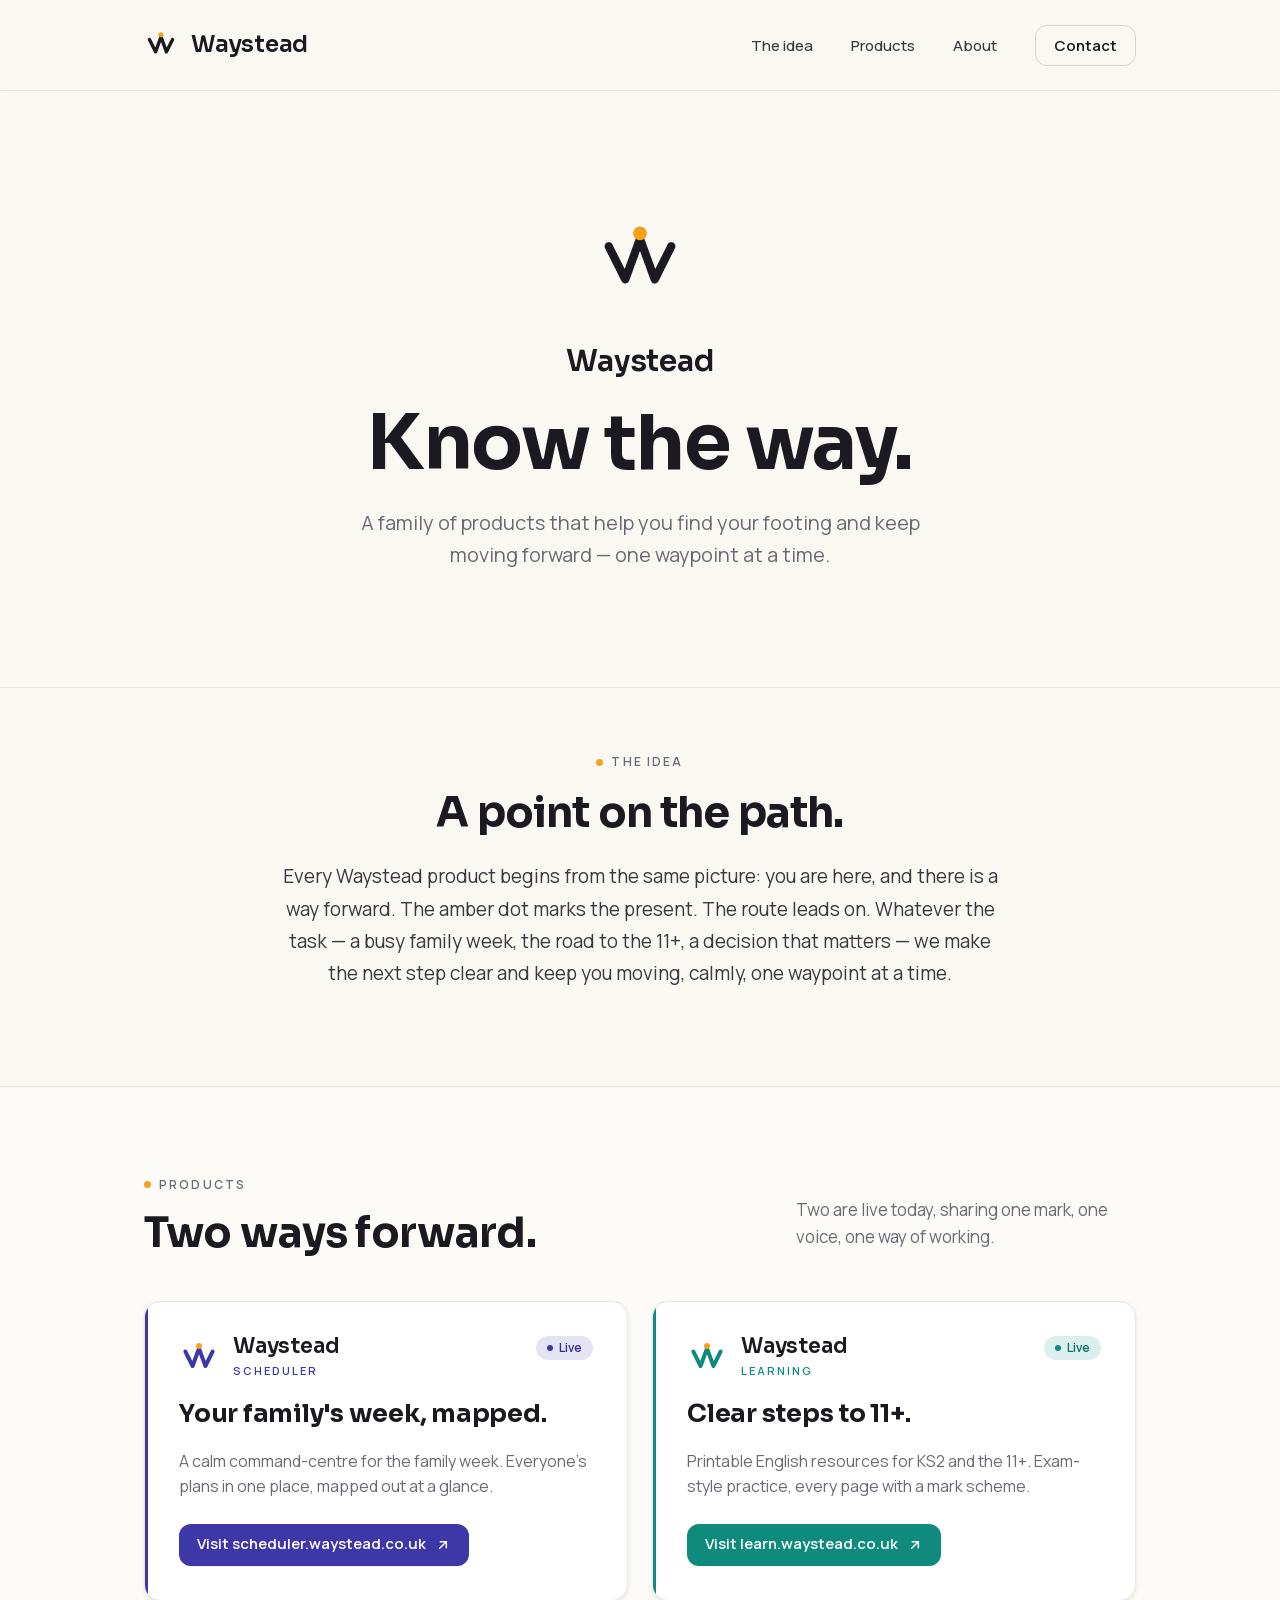
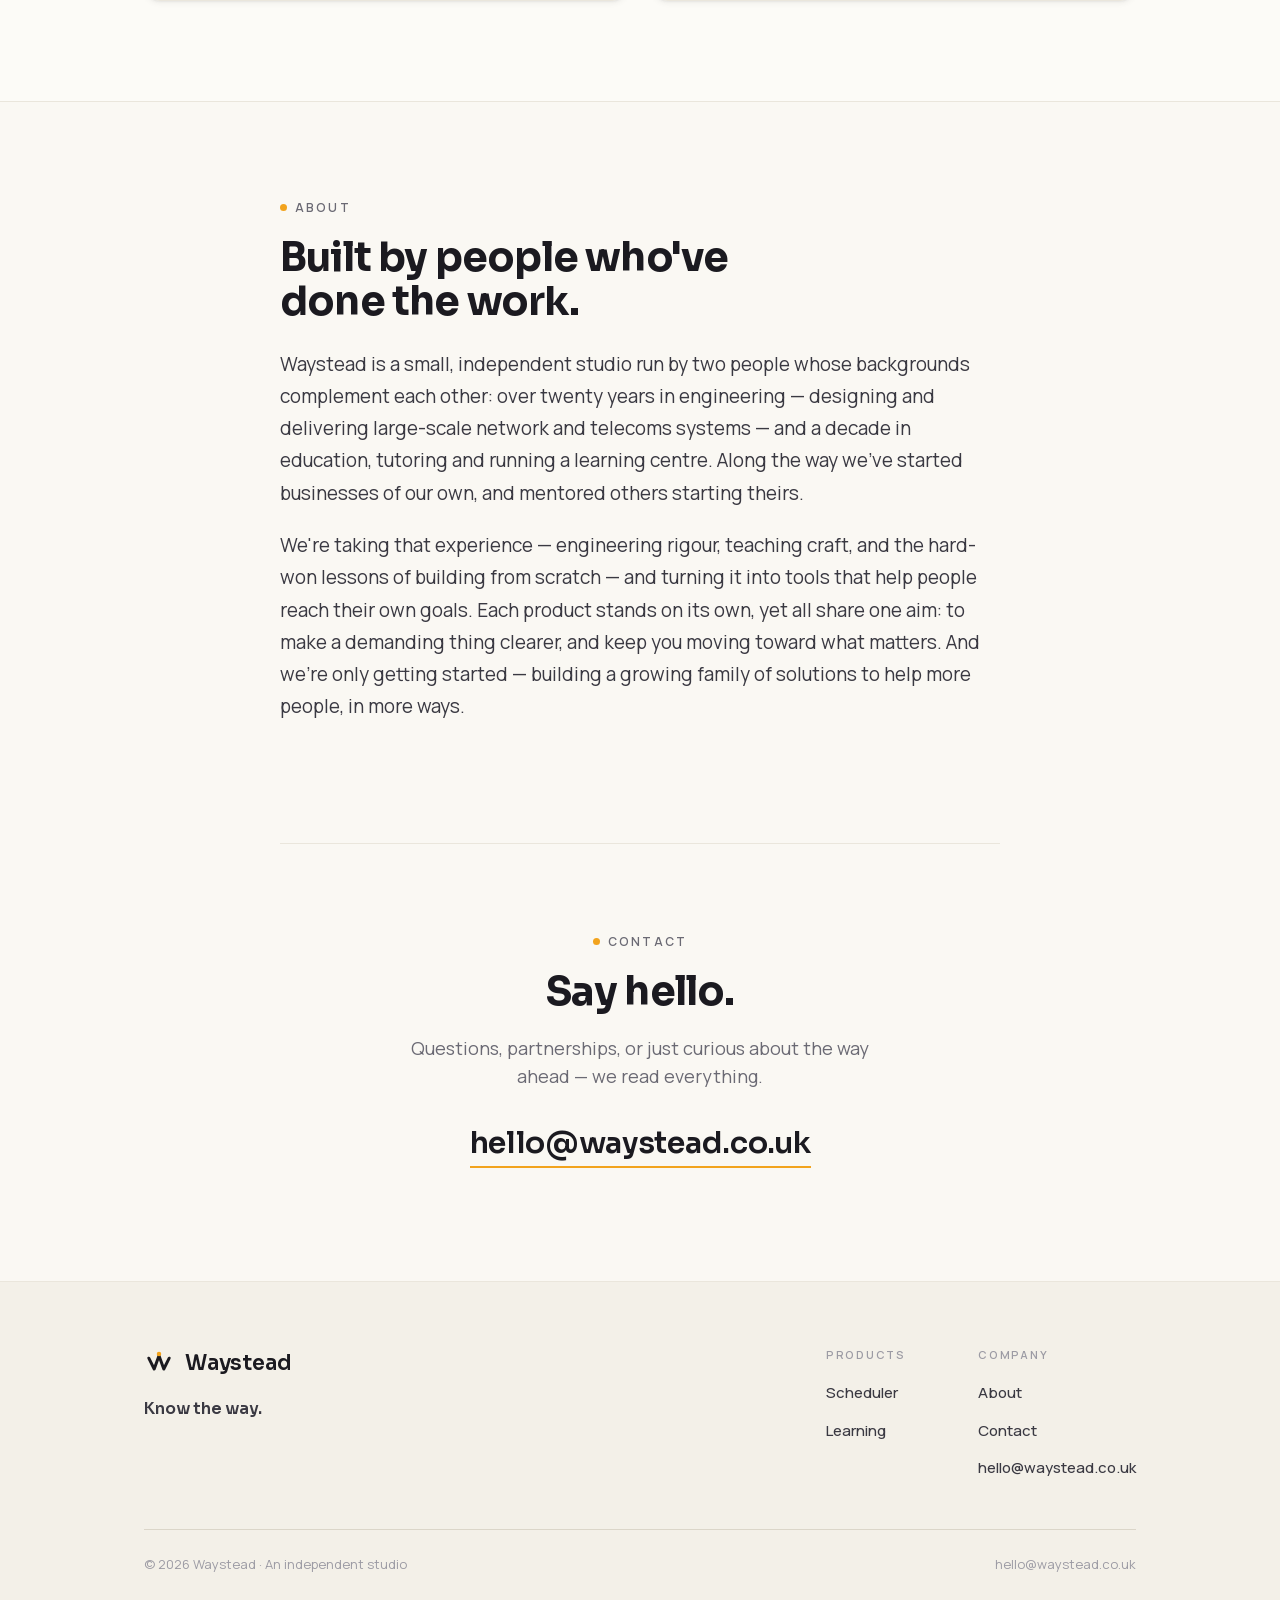
<file: index.html>
<!DOCTYPE html>
<html lang="en-GB" class="no-js">
<head>
  <meta charset="UTF-8" />
  <meta name="viewport" content="width=device-width, initial-scale=1" />

  <title>Waystead — Know the way.</title>
  <meta name="description" content="A family of products that help you find your footing and keep moving forward — one waypoint at a time." />
  <link rel="canonical" href="https://waystead.co.uk/" />
  <meta name="theme-color" content="#FAF8F3" />

  <!-- Icons -->
  <link rel="icon" href="/assets/icons/favicon.svg" type="image/svg+xml" />
  <link rel="icon" href="/assets/icons/favicon.ico" sizes="32x32" />
  <link rel="icon" href="/assets/icons/favicon-32.png" type="image/png" sizes="32x32" />
  <link rel="apple-touch-icon" href="/assets/icons/apple-touch-icon.png" />

  <!-- Open Graph / social -->
  <meta property="og:type" content="website" />
  <meta property="og:site_name" content="Waystead" />
  <meta property="og:title" content="Waystead — Know the way." />
  <meta property="og:description" content="A family of products that help you find your footing and keep moving forward — one waypoint at a time." />
  <meta property="og:url" content="https://waystead.co.uk/" />
  <meta property="og:locale" content="en_GB" />
  <meta property="og:image" content="https://waystead.co.uk/assets/icons/og-image.png" />
  <meta property="og:image:width" content="1200" />
  <meta property="og:image:height" content="630" />
  <meta property="og:image:alt" content="The Waystead waymark — a W of two upward chevrons with an amber dot at the summit." />

  <!-- Twitter -->
  <meta name="twitter:card" content="summary_large_image" />
  <meta name="twitter:title" content="Waystead — Know the way." />
  <meta name="twitter:description" content="A family of products that help you find your footing and keep moving forward — one waypoint at a time." />
  <meta name="twitter:image" content="https://waystead.co.uk/assets/icons/og-image.png" />
  <meta name="twitter:image:alt" content="The Waystead waymark — a W of two upward chevrons with an amber dot at the summit." />

  <!-- Performance: preload self-hosted fonts -->
  <link rel="preload" href="/assets/fonts/sora-latin-var.woff2" as="font" type="font/woff2" crossorigin />
  <link rel="preload" href="/assets/fonts/manrope-latin-var.woff2" as="font" type="font/woff2" crossorigin />

  <link rel="stylesheet" href="/css/styles.css" />

  <!-- Organization structured data -->
  <script type="application/ld+json">
  {
    "@context": "https://schema.org",
    "@type": "Organization",
    "name": "Waystead",
    "url": "https://waystead.co.uk/",
    "logo": "https://waystead.co.uk/assets/icons/og-image.png",
    "slogan": "Know the way.",
    "contactPoint": {
      "@type": "ContactPoint",
      "email": "hello@waystead.co.uk",
      "contactType": "customer support"
    }
  }
  </script>
</head>
<body>
  <a class="skip-link" href="#main">Skip to content</a>

  <!-- ===================================================================
       Header — neutral chrome (ink on paper).
       =================================================================== -->
  <header class="site-header">
    <div class="wrap site-header__inner">
      <a class="brand" href="/" aria-label="Waystead — home">
        <svg class="brand__mark" viewBox="0 0 100 100" width="34" height="34" fill="none" aria-hidden="true" focusable="false">
          <path d="M16 34 L34 70 L50 26 L66 70 L84 34" stroke="#1B1A20" stroke-width="10" stroke-linecap="round" stroke-linejoin="round"></path>
          <circle cx="50" cy="20" r="7.5" fill="#F2A31D"></circle>
        </svg>
        <span class="wordmark">Waystead</span>
      </a>

      <button class="nav-toggle" type="button" aria-expanded="false" aria-controls="primary-nav" aria-label="Open menu">
        <svg width="22" height="22" viewBox="0 0 24 24" fill="none" stroke="currentColor" stroke-width="2" stroke-linecap="round" aria-hidden="true">
          <path d="M3 6h18"></path>
          <path d="M3 12h18"></path>
          <path d="M3 18h18"></path>
        </svg>
      </button>

      <nav class="nav" id="primary-nav" aria-label="Primary">
        <ul class="nav__list">
          <li><a class="nav__link" href="#idea">The idea</a></li>
          <li><a class="nav__link" href="#products">Products</a></li>
          <li><a class="nav__link" href="#about">About</a></li>
          <li><a class="nav__link nav__link--btn" href="#contact">Contact</a></li>
        </ul>
      </nav>
    </div>
  </header>

  <main id="main">
    <!-- =================================================================
         Hero — waymark, wordmark, "Know the way.", supporting line.
         ================================================================= -->
    <section class="wrap hero" aria-labelledby="hero-title">
      <svg class="hero__mark" viewBox="0 0 100 100" fill="none" role="img" aria-label="Waystead waymark">
        <path d="M16 34 L34 70 L50 26 L66 70 L84 34" stroke="#1B1A20" stroke-width="9" stroke-linecap="round" stroke-linejoin="round"></path>
        <circle cx="50" cy="20" r="7.5" fill="#F2A31D"></circle>
      </svg>
      <span class="wordmark hero__wordmark">Waystead</span>
      <h1 class="hero__title" id="hero-title">Know the way.</h1>
      <p class="hero__lede">A family of products that help you find your footing and keep moving forward — one waypoint at a time.</p>
    </section>

    <!-- =================================================================
         The idea
         ================================================================= -->
    <section class="idea" id="idea" aria-labelledby="idea-title">
      <div class="wrap">
        <div class="idea__inner">
          <p class="eyebrow eyebrow--center">
            <span class="eyebrow__dot" aria-hidden="true"></span>
            <span class="eyebrow__label">The idea</span>
          </p>
          <h2 class="idea__title" id="idea-title">A point on the path.</h2>
          <p class="idea__body">Every Waystead product begins from the same picture: you are here, and there is a way forward. The amber dot marks the present. The route leads on. Whatever the task — a busy family week, the road to the 11+, a decision that matters — we make the next step clear and keep you moving, calmly, one waypoint at a time.</p>
        </div>
      </div>
    </section>

    <!-- =================================================================
         Products
         ---------------------------------------------------------------
         SINGLE SOURCE OF TRUTH for product data (Tech Spec §5.1).
         Only `live: true` products render. To LAUNCH a product: set
         live:true + future:false, add its href/host, then uncomment its
         card below AND its footer entry. The grid column count follows
         the number of live cards automatically.

           const products = [
             { slug:'scheduler', descriptor:'Scheduler', live:true,  future:false,
               tagline:"Your family's week, mapped.",
               desc:"A calm command-centre for the family week. Everyone's plans in one place, mapped out at a glance.",
               href:'https://scheduler.waystead.co.uk', host:'scheduler.waystead.co.uk' },
             { slug:'learning',  descriptor:'Learning',  live:true,  future:false,
               tagline:'Clear steps to 11+.',
               desc:'Printable English resources for KS2 and the 11+. Exam-style practice, every page with a mark scheme.',
               href:'https://learn.waystead.co.uk', host:'learn.waystead.co.uk' },
             // --- Hidden until launch: do NOT render while live:false ---
             { slug:'tutoring',   descriptor:'Tutoring',   live:false, future:true,
               tagline:'One-to-one, one step at a time.',
               desc:'Personal tuition that meets a child where they are and builds steadily from there.',
               href:'', host:'' },
             { slug:'consulting', descriptor:'Consulting', live:false, future:true,
               tagline:'A steadier way to decide.',
               desc:'Considered guidance for teams and founders working out their way forward.',
               href:'', host:'' },
           ];

         NOTE: the Design's "Four ways forward." heading + 4-card grid and
         its greyed Tutoring/Consulting footer links are intentionally NOT
         reproduced — spec §5.1 forbids surfacing in-development products.
         Heading/intro adapted to the two live products accordingly.
         ================================================================= -->
    <section class="products" id="products" aria-labelledby="products-title">
      <div class="wrap">
      <div class="products__head">
        <div>
          <p class="eyebrow">
            <span class="eyebrow__dot" aria-hidden="true"></span>
            <span class="eyebrow__label">Products</span>
          </p>
          <h2 class="products__title" id="products-title">Two ways forward.</h2>
        </div>
        <p class="products__intro">Two are live today, sharing one mark, one voice, one way of working.</p>
      </div>

      <div class="product-grid">
        <!-- LIVE: Scheduler (indigo) -->
        <article class="card" data-product="scheduler">
          <span class="card__rail" aria-hidden="true"></span>
          <div class="card__top">
            <div class="card__brand">
              <svg class="card__mark" viewBox="0 0 100 100" fill="none" aria-hidden="true" focusable="false">
                <path d="M16 34 L34 70 L50 26 L66 70 L84 34" stroke="var(--accent)" stroke-width="10" stroke-linecap="round" stroke-linejoin="round"></path>
                <circle cx="50" cy="20" r="7.5" fill="#F2A31D"></circle>
              </svg>
              <div class="card__id">
                <span class="wordmark card__wordmark">Waystead</span>
                <span class="card__descriptor">Scheduler</span>
              </div>
            </div>
            <span class="pill pill--live"><span class="pill__dot" aria-hidden="true"></span>Live</span>
          </div>
          <h3 class="card__tagline">Your family's week, mapped.</h3>
          <p class="card__desc">A calm command-centre for the family week. Everyone's plans in one place, mapped out at a glance.</p>
          <div class="card__foot">
            <a class="card__cta" href="https://scheduler.waystead.co.uk">Visit scheduler.waystead.co.uk<svg viewBox="0 0 24 24" fill="none" stroke="currentColor" stroke-width="2.2" stroke-linecap="round" stroke-linejoin="round" aria-hidden="true"><path d="M7 17L17 7"></path><path d="M8 7h9v9"></path></svg></a>
          </div>
        </article>

        <!-- LIVE: Learning (teal) -->
        <article class="card" data-product="learning">
          <span class="card__rail" aria-hidden="true"></span>
          <div class="card__top">
            <div class="card__brand">
              <svg class="card__mark" viewBox="0 0 100 100" fill="none" aria-hidden="true" focusable="false">
                <path d="M16 34 L34 70 L50 26 L66 70 L84 34" stroke="var(--accent)" stroke-width="10" stroke-linecap="round" stroke-linejoin="round"></path>
                <circle cx="50" cy="20" r="7.5" fill="#F2A31D"></circle>
              </svg>
              <div class="card__id">
                <span class="wordmark card__wordmark">Waystead</span>
                <span class="card__descriptor">Learning</span>
              </div>
            </div>
            <span class="pill pill--live"><span class="pill__dot" aria-hidden="true"></span>Live</span>
          </div>
          <h3 class="card__tagline">Clear steps to 11+.</h3>
          <p class="card__desc">Printable English resources for KS2 and the 11+. Exam-style practice, every page with a mark scheme.</p>
          <div class="card__foot">
            <a class="card__cta" href="https://learn.waystead.co.uk">Visit learn.waystead.co.uk<svg viewBox="0 0 24 24" fill="none" stroke="currentColor" stroke-width="2.2" stroke-linecap="round" stroke-linejoin="round" aria-hidden="true"><path d="M7 17L17 7"></path><path d="M8 7h9v9"></path></svg></a>
          </div>
        </article>

        <!-- ============================================================
             HIDDEN UNTIL LAUNCH — uncomment a block (and its footer entry)
             when the product ships. The "In development" pill + clock CTA
             below are the reusable card's future state, ready to use.

        <article class="card" data-product="tutoring">
          <span class="card__rail" aria-hidden="true"></span>
          <div class="card__top">
            <div class="card__brand">
              <svg class="card__mark" viewBox="0 0 100 100" fill="none" aria-hidden="true" focusable="false">
                <path d="M16 34 L34 70 L50 26 L66 70 L84 34" stroke="var(--accent)" stroke-width="10" stroke-linecap="round" stroke-linejoin="round"></path>
                <circle cx="50" cy="20" r="7.5" fill="#F2A31D"></circle>
              </svg>
              <div class="card__id">
                <span class="wordmark card__wordmark">Waystead</span>
                <span class="card__descriptor">Tutoring</span>
              </div>
            </div>
            <span class="pill pill--soon">In development</span>
          </div>
          <h3 class="card__tagline">One-to-one, one step at a time.</h3>
          <p class="card__desc">Personal tuition that meets a child where they are and builds steadily from there.</p>
          <div class="card__foot">
            <span class="card__soon"><svg viewBox="0 0 24 24" fill="none" stroke="currentColor" stroke-width="2" stroke-linecap="round" stroke-linejoin="round" aria-hidden="true"><circle cx="12" cy="12" r="9"></circle><path d="M12 7v5l3 2"></path></svg>In development — finding its feet.</span>
          </div>
        </article>

        <article class="card" data-product="consulting">
          <span class="card__rail" aria-hidden="true"></span>
          <div class="card__top">
            <div class="card__brand">
              <svg class="card__mark" viewBox="0 0 100 100" fill="none" aria-hidden="true" focusable="false">
                <path d="M16 34 L34 70 L50 26 L66 70 L84 34" stroke="var(--accent)" stroke-width="10" stroke-linecap="round" stroke-linejoin="round"></path>
                <circle cx="50" cy="20" r="7.5" fill="#F2A31D"></circle>
              </svg>
              <div class="card__id">
                <span class="wordmark card__wordmark">Waystead</span>
                <span class="card__descriptor">Consulting</span>
              </div>
            </div>
            <span class="pill pill--soon">In development</span>
          </div>
          <h3 class="card__tagline">A steadier way to decide.</h3>
          <p class="card__desc">Considered guidance for teams and founders working out their way forward.</p>
          <div class="card__foot">
            <span class="card__soon"><svg viewBox="0 0 24 24" fill="none" stroke="currentColor" stroke-width="2" stroke-linecap="round" stroke-linejoin="round" aria-hidden="true"><circle cx="12" cy="12" r="9"></circle><path d="M12 7v5l3 2"></path></svg>In development — finding its feet.</span>
          </div>
        </article>
             ============================================================ -->
      </div>
      </div>
    </section>

    <!-- =================================================================
         About
         ================================================================= -->
    <section class="wrap about" id="about" aria-labelledby="about-title">
      <div class="about__inner">
        <p class="eyebrow">
          <span class="eyebrow__dot" aria-hidden="true"></span>
          <span class="eyebrow__label">About</span>
        </p>
        <h2 class="about__title" id="about-title">Built by people who've done the work.</h2>
        <p class="about__body">Waystead is a small, independent studio run by two people whose backgrounds complement each other: over twenty years in engineering — designing and delivering large-scale network and telecoms systems — and a decade in education, tutoring and running a learning centre. Along the way we've started businesses of our own, and mentored others starting theirs.</p>
        <p class="about__body">We're taking that experience — engineering rigour, teaching craft, and the hard-won lessons of building from scratch — and turning it into tools that help people reach their own goals. Each product stands on its own, yet all share one aim: to make a demanding thing clearer, and keep you moving toward what matters. And we're only getting started — building a growing family of solutions to help more people, in more ways.</p>
      </div>
    </section>

    <!-- =================================================================
         Contact
         ================================================================= -->
    <section class="wrap contact" id="contact" aria-labelledby="contact-title">
      <div class="contact__inner">
        <p class="eyebrow eyebrow--center">
          <span class="eyebrow__dot" aria-hidden="true"></span>
          <span class="eyebrow__label">Contact</span>
        </p>
        <h2 class="contact__title" id="contact-title">Say hello.</h2>
        <p class="contact__lede">Questions, partnerships, or just curious about the way ahead — we read everything.</p>
        <a class="contact__email" href="mailto:hello@waystead.co.uk">hello@waystead.co.uk</a>
      </div>
    </section>
  </main>

  <!-- ===================================================================
       Footer — neutral chrome (paper-deep). LIVE products only.
       =================================================================== -->
  <footer class="site-footer">
    <div class="wrap">
      <div class="site-footer__top">
        <div class="site-footer__brand">
          <div class="site-footer__brandrow">
            <svg class="brand__mark" viewBox="0 0 100 100" fill="none" aria-hidden="true" focusable="false">
              <path d="M16 34 L34 70 L50 26 L66 70 L84 34" stroke="#1B1A20" stroke-width="10" stroke-linecap="round" stroke-linejoin="round"></path>
              <circle cx="50" cy="20" r="7.5" fill="#F2A31D"></circle>
            </svg>
            <span class="wordmark">Waystead</span>
          </div>
          <p class="site-footer__tag">Know the way.</p>
        </div>

        <nav class="site-footer__cols" aria-label="Footer">
          <div class="footer-col">
            <span class="footer-col__head">Products</span>
            <!-- LIVE products only (spec §5.1). Add an entry when a product launches. -->
            <a href="https://scheduler.waystead.co.uk">Scheduler</a>
            <a href="https://learn.waystead.co.uk">Learning</a>
          </div>
          <div class="footer-col">
            <span class="footer-col__head">Company</span>
            <a href="#about">About</a>
            <a href="#contact">Contact</a>
            <a href="mailto:hello@waystead.co.uk">hello@waystead.co.uk</a>
          </div>
        </nav>
      </div>

      <div class="site-footer__bottom">
        <span>&copy; <span id="year">2026</span> Waystead · An independent studio</span>
        <span>hello@waystead.co.uk</span>
      </div>
    </div>
  </footer>

  <script src="/js/main.js" defer></script>
</body>
</html>
</file>
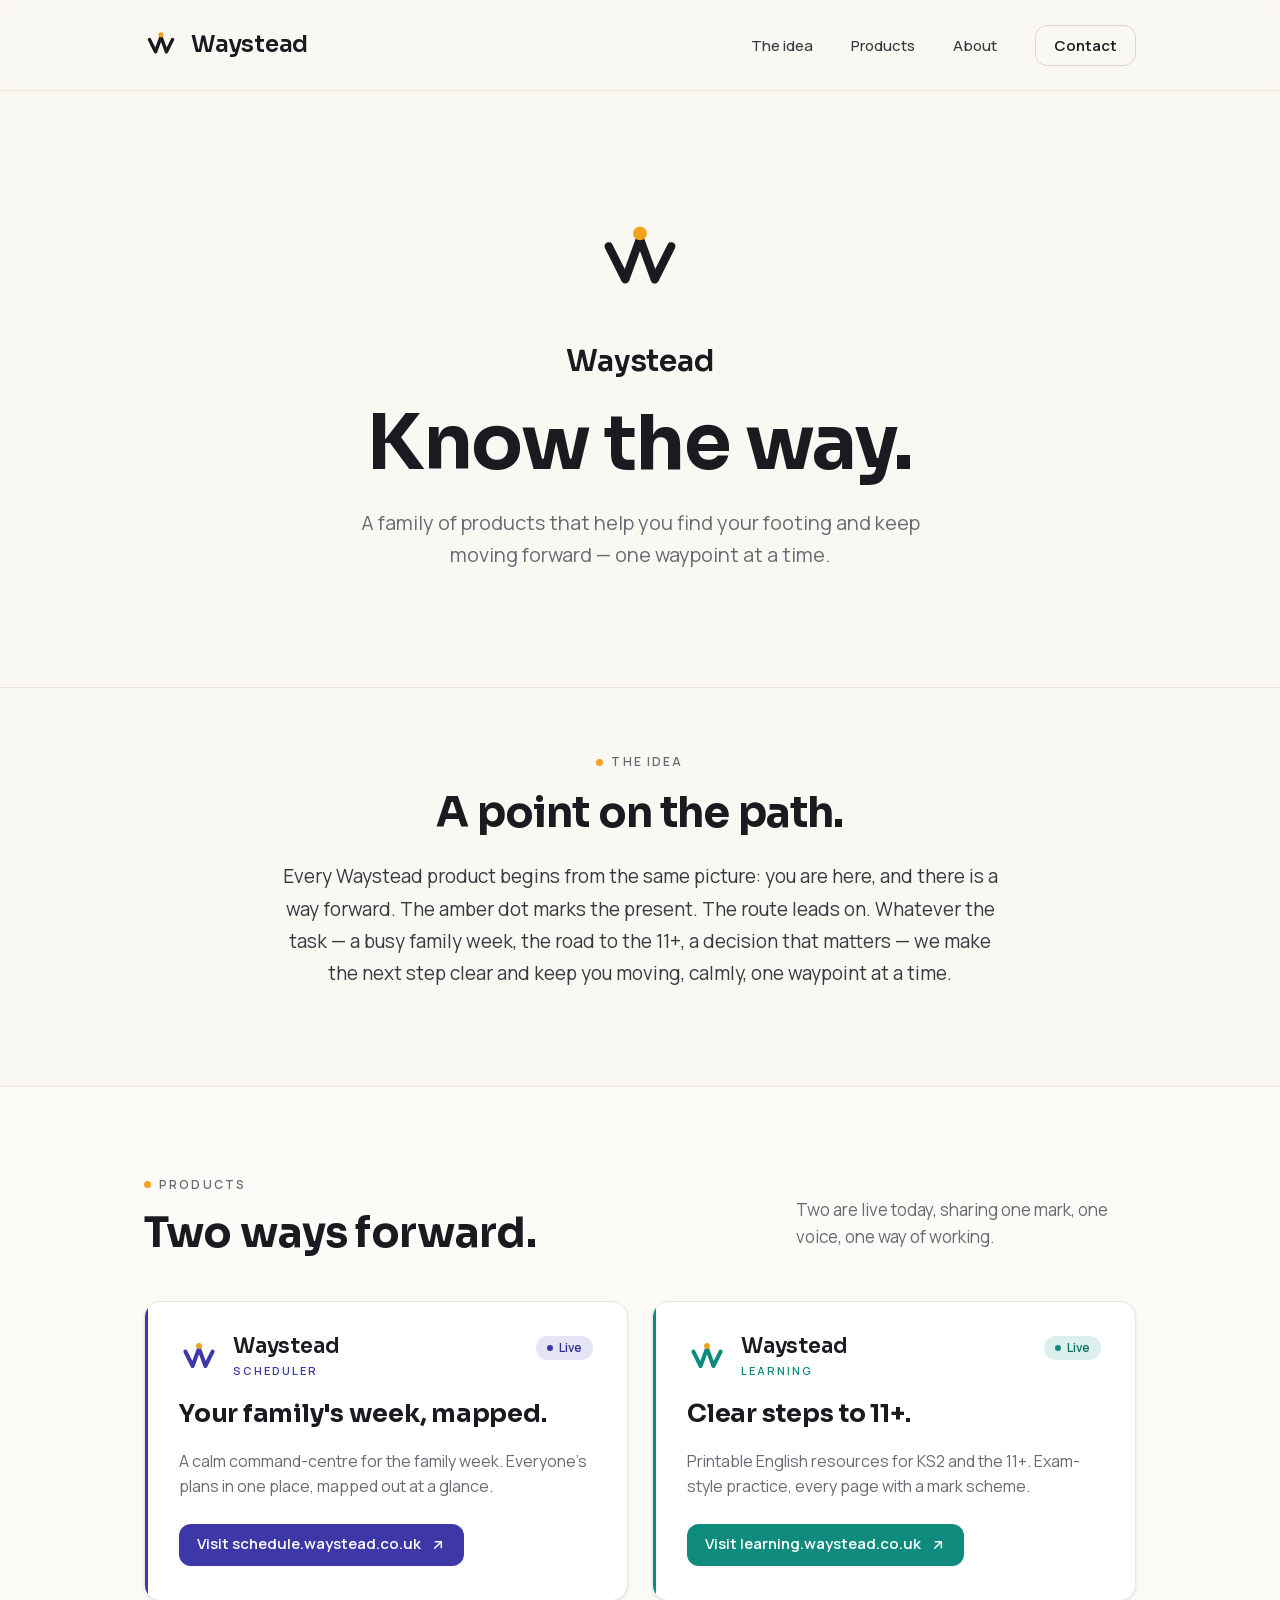
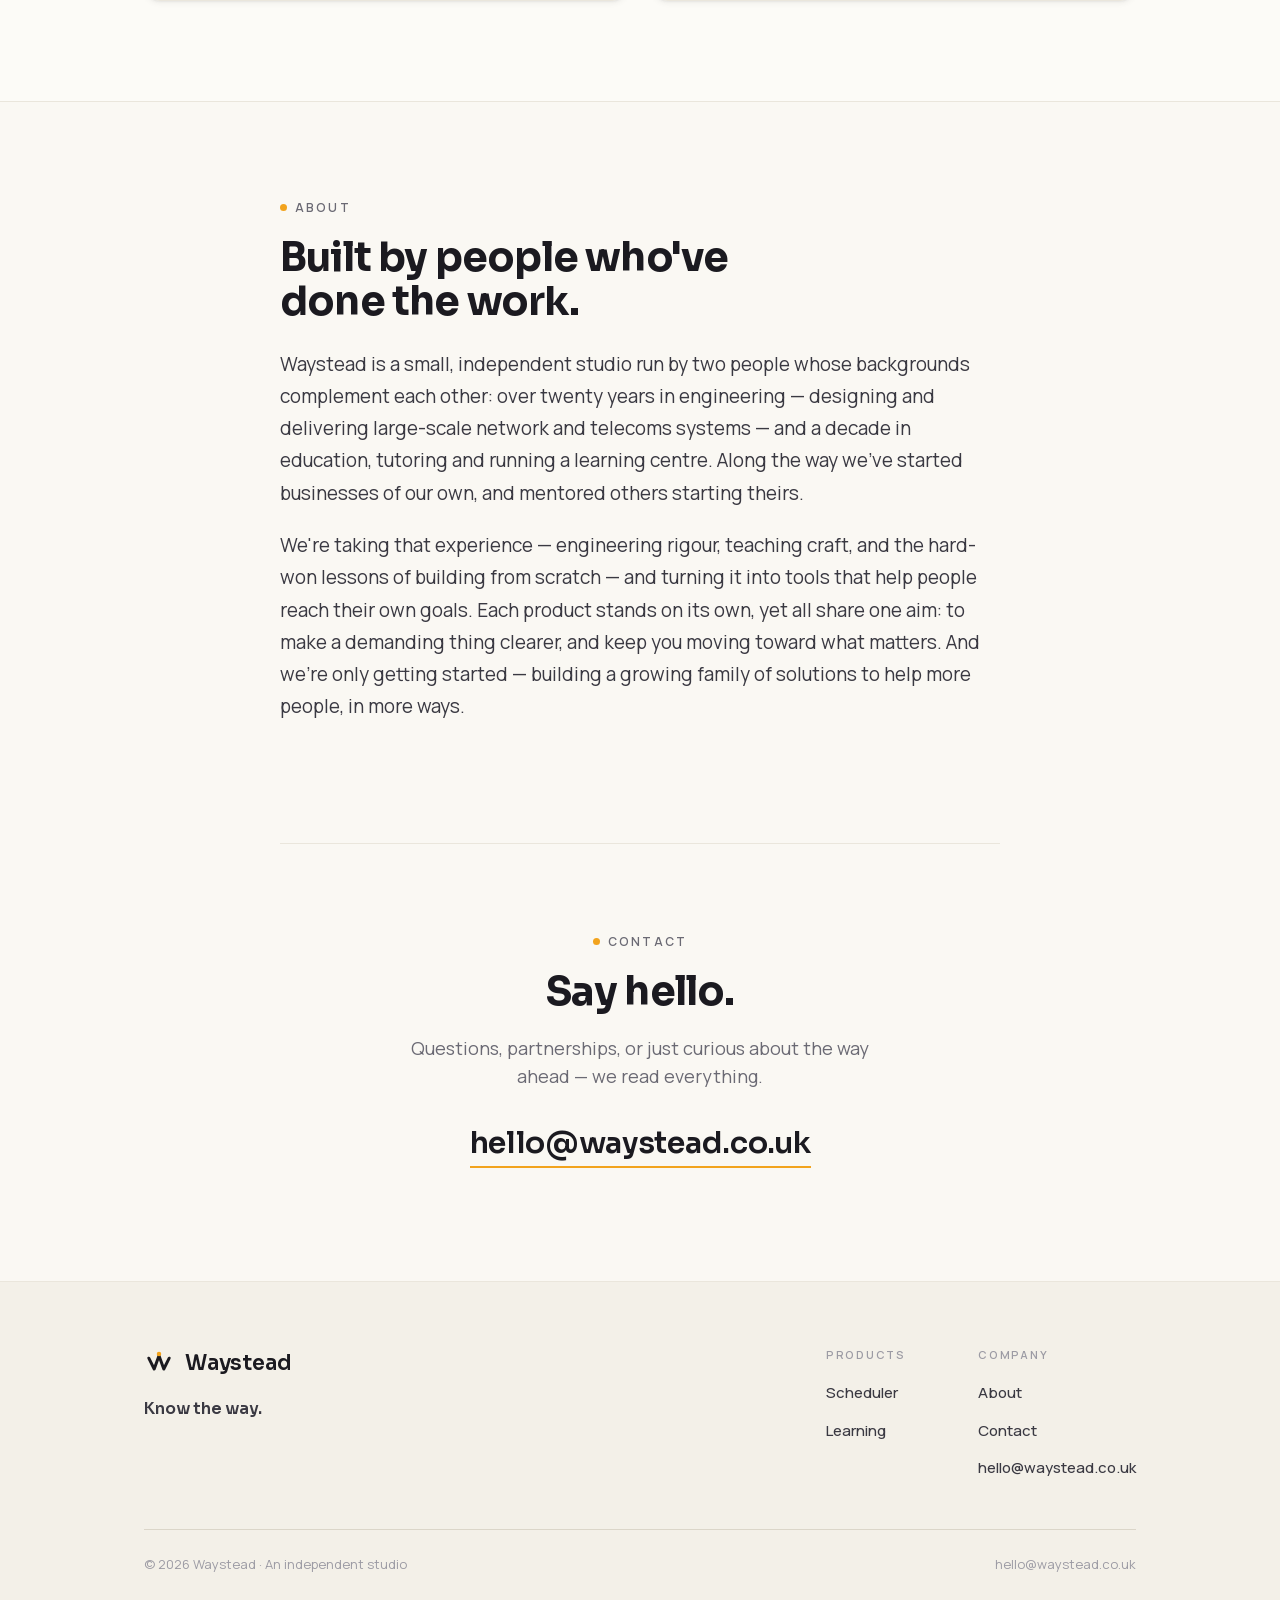
<file: site/index.html>
<!DOCTYPE html>
<html lang="en-GB" class="no-js">
<head>
  <meta charset="UTF-8" />
  <meta name="viewport" content="width=device-width, initial-scale=1" />

  <title>Waystead — Know the way.</title>
  <meta name="description" content="A family of products that help you find your footing and keep moving forward — one waypoint at a time." />
  <link rel="canonical" href="https://waystead.co.uk/" />
  <meta name="theme-color" content="#FAF8F3" />

  <!-- Icons -->
  <link rel="icon" href="/assets/icons/favicon.svg" type="image/svg+xml" />
  <link rel="icon" href="/assets/icons/favicon.ico" sizes="32x32" />
  <link rel="icon" href="/assets/icons/favicon-32.png" type="image/png" sizes="32x32" />
  <link rel="apple-touch-icon" href="/assets/icons/apple-touch-icon.png" />

  <!-- Open Graph / social -->
  <meta property="og:type" content="website" />
  <meta property="og:site_name" content="Waystead" />
  <meta property="og:title" content="Waystead — Know the way." />
  <meta property="og:description" content="A family of products that help you find your footing and keep moving forward — one waypoint at a time." />
  <meta property="og:url" content="https://waystead.co.uk/" />
  <meta property="og:locale" content="en_GB" />
  <meta property="og:image" content="https://waystead.co.uk/assets/icons/og-image.png" />
  <meta property="og:image:width" content="1200" />
  <meta property="og:image:height" content="630" />
  <meta property="og:image:alt" content="The Waystead waymark — a W of two upward chevrons with an amber dot at the summit." />

  <!-- Twitter -->
  <meta name="twitter:card" content="summary_large_image" />
  <meta name="twitter:title" content="Waystead — Know the way." />
  <meta name="twitter:description" content="A family of products that help you find your footing and keep moving forward — one waypoint at a time." />
  <meta name="twitter:image" content="https://waystead.co.uk/assets/icons/og-image.png" />
  <meta name="twitter:image:alt" content="The Waystead waymark — a W of two upward chevrons with an amber dot at the summit." />

  <!-- Performance: preload self-hosted fonts -->
  <link rel="preload" href="/assets/fonts/sora-latin-var.woff2" as="font" type="font/woff2" crossorigin />
  <link rel="preload" href="/assets/fonts/manrope-latin-var.woff2" as="font" type="font/woff2" crossorigin />

  <link rel="stylesheet" href="/css/styles.css" />

  <!-- Organization structured data -->
  <script type="application/ld+json">
  {
    "@context": "https://schema.org",
    "@type": "Organization",
    "name": "Waystead",
    "url": "https://waystead.co.uk/",
    "logo": "https://waystead.co.uk/assets/icons/og-image.png",
    "slogan": "Know the way.",
    "contactPoint": {
      "@type": "ContactPoint",
      "email": "hello@waystead.co.uk",
      "contactType": "customer support"
    }
  }
  </script>
</head>
<body>
  <a class="skip-link" href="#main">Skip to content</a>

  <!-- ===================================================================
       Header — neutral chrome (ink on paper).
       =================================================================== -->
  <header class="site-header">
    <div class="wrap site-header__inner">
      <a class="brand" href="/" aria-label="Waystead — home">
        <svg class="brand__mark" viewBox="0 0 100 100" width="34" height="34" fill="none" aria-hidden="true" focusable="false">
          <path d="M16 34 L34 70 L50 26 L66 70 L84 34" stroke="#1B1A20" stroke-width="10" stroke-linecap="round" stroke-linejoin="round"></path>
          <circle cx="50" cy="20" r="7.5" fill="#F2A31D"></circle>
        </svg>
        <span class="wordmark">Waystead</span>
      </a>

      <button class="nav-toggle" type="button" aria-expanded="false" aria-controls="primary-nav" aria-label="Open menu">
        <svg width="22" height="22" viewBox="0 0 24 24" fill="none" stroke="currentColor" stroke-width="2" stroke-linecap="round" aria-hidden="true">
          <path d="M3 6h18"></path>
          <path d="M3 12h18"></path>
          <path d="M3 18h18"></path>
        </svg>
      </button>

      <nav class="nav" id="primary-nav" aria-label="Primary">
        <ul class="nav__list">
          <li><a class="nav__link" href="#idea">The idea</a></li>
          <li><a class="nav__link" href="#products">Products</a></li>
          <li><a class="nav__link" href="#about">About</a></li>
          <li><a class="nav__link nav__link--btn" href="#contact">Contact</a></li>
        </ul>
      </nav>
    </div>
  </header>

  <main id="main">
    <!-- =================================================================
         Hero — waymark, wordmark, "Know the way.", supporting line.
         ================================================================= -->
    <section class="wrap hero" aria-labelledby="hero-title">
      <svg class="hero__mark" viewBox="0 0 100 100" fill="none" role="img" aria-label="Waystead waymark">
        <path d="M16 34 L34 70 L50 26 L66 70 L84 34" stroke="#1B1A20" stroke-width="9" stroke-linecap="round" stroke-linejoin="round"></path>
        <circle cx="50" cy="20" r="7.5" fill="#F2A31D"></circle>
      </svg>
      <span class="wordmark hero__wordmark">Waystead</span>
      <h1 class="hero__title" id="hero-title">Know the way.</h1>
      <p class="hero__lede">A family of products that help you find your footing and keep moving forward — one waypoint at a time.</p>
    </section>

    <!-- =================================================================
         The idea
         ================================================================= -->
    <section class="idea" id="idea" aria-labelledby="idea-title">
      <div class="wrap">
        <div class="idea__inner">
          <p class="eyebrow eyebrow--center">
            <span class="eyebrow__dot" aria-hidden="true"></span>
            <span class="eyebrow__label">The idea</span>
          </p>
          <h2 class="idea__title" id="idea-title">A point on the path.</h2>
          <p class="idea__body">Every Waystead product begins from the same picture: you are here, and there is a way forward. The amber dot marks the present. The route leads on. Whatever the task — a busy family week, the road to the 11+, a decision that matters — we make the next step clear and keep you moving, calmly, one waypoint at a time.</p>
        </div>
      </div>
    </section>

    <!-- =================================================================
         Products
         ---------------------------------------------------------------
         SINGLE SOURCE OF TRUTH for product data (Tech Spec §5.1).
         Only `live: true` products render. To LAUNCH a product: set
         live:true + future:false, add its href/host, then uncomment its
         card below AND its footer entry. The grid column count follows
         the number of live cards automatically.

           const products = [
             { slug:'scheduler', descriptor:'Scheduler', live:true,  future:false,
               tagline:"Your family's week, mapped.",
               desc:"A calm command-centre for the family week. Everyone's plans in one place, mapped out at a glance.",
               href:'https://schedule.waystead.co.uk', host:'schedule.waystead.co.uk' },
             { slug:'learning',  descriptor:'Learning',  live:true,  future:false,
               tagline:'Clear steps to 11+.',
               desc:'Printable English resources for KS2 and the 11+. Exam-style practice, every page with a mark scheme.',
               href:'https://learning.waystead.co.uk', host:'learning.waystead.co.uk' },
             // --- Hidden until launch: do NOT render while live:false ---
             { slug:'tutoring',   descriptor:'Tutoring',   live:false, future:true,
               tagline:'One-to-one, one step at a time.',
               desc:'Personal tuition that meets a child where they are and builds steadily from there.',
               href:'', host:'' },
             { slug:'consulting', descriptor:'Consulting', live:false, future:true,
               tagline:'A steadier way to decide.',
               desc:'Considered guidance for teams and founders working out their way forward.',
               href:'', host:'' },
           ];

         NOTE: the Design's "Four ways forward." heading + 4-card grid and
         its greyed Tutoring/Consulting footer links are intentionally NOT
         reproduced — spec §5.1 forbids surfacing in-development products.
         Heading/intro adapted to the two live products accordingly.
         ================================================================= -->
    <section class="products" id="products" aria-labelledby="products-title">
      <div class="wrap">
      <div class="products__head">
        <div>
          <p class="eyebrow">
            <span class="eyebrow__dot" aria-hidden="true"></span>
            <span class="eyebrow__label">Products</span>
          </p>
          <h2 class="products__title" id="products-title">Two ways forward.</h2>
        </div>
        <p class="products__intro">Two are live today, sharing one mark, one voice, one way of working.</p>
      </div>

      <div class="product-grid">
        <!-- LIVE: Scheduler (indigo) -->
        <article class="card" data-product="scheduler">
          <span class="card__rail" aria-hidden="true"></span>
          <div class="card__top">
            <div class="card__brand">
              <svg class="card__mark" viewBox="0 0 100 100" fill="none" aria-hidden="true" focusable="false">
                <path d="M16 34 L34 70 L50 26 L66 70 L84 34" stroke="var(--accent)" stroke-width="10" stroke-linecap="round" stroke-linejoin="round"></path>
                <circle cx="50" cy="20" r="7.5" fill="#F2A31D"></circle>
              </svg>
              <div class="card__id">
                <span class="wordmark card__wordmark">Waystead</span>
                <span class="card__descriptor">Scheduler</span>
              </div>
            </div>
            <span class="pill pill--live"><span class="pill__dot" aria-hidden="true"></span>Live</span>
          </div>
          <h3 class="card__tagline">Your family's week, mapped.</h3>
          <p class="card__desc">A calm command-centre for the family week. Everyone's plans in one place, mapped out at a glance.</p>
          <div class="card__foot">
            <a class="card__cta" href="https://schedule.waystead.co.uk">Visit schedule.waystead.co.uk<svg viewBox="0 0 24 24" fill="none" stroke="currentColor" stroke-width="2.2" stroke-linecap="round" stroke-linejoin="round" aria-hidden="true"><path d="M7 17L17 7"></path><path d="M8 7h9v9"></path></svg></a>
          </div>
        </article>

        <!-- LIVE: Learning (teal) -->
        <article class="card" data-product="learning">
          <span class="card__rail" aria-hidden="true"></span>
          <div class="card__top">
            <div class="card__brand">
              <svg class="card__mark" viewBox="0 0 100 100" fill="none" aria-hidden="true" focusable="false">
                <path d="M16 34 L34 70 L50 26 L66 70 L84 34" stroke="var(--accent)" stroke-width="10" stroke-linecap="round" stroke-linejoin="round"></path>
                <circle cx="50" cy="20" r="7.5" fill="#F2A31D"></circle>
              </svg>
              <div class="card__id">
                <span class="wordmark card__wordmark">Waystead</span>
                <span class="card__descriptor">Learning</span>
              </div>
            </div>
            <span class="pill pill--live"><span class="pill__dot" aria-hidden="true"></span>Live</span>
          </div>
          <h3 class="card__tagline">Clear steps to 11+.</h3>
          <p class="card__desc">Printable English resources for KS2 and the 11+. Exam-style practice, every page with a mark scheme.</p>
          <div class="card__foot">
            <a class="card__cta" href="https://learning.waystead.co.uk">Visit learning.waystead.co.uk<svg viewBox="0 0 24 24" fill="none" stroke="currentColor" stroke-width="2.2" stroke-linecap="round" stroke-linejoin="round" aria-hidden="true"><path d="M7 17L17 7"></path><path d="M8 7h9v9"></path></svg></a>
          </div>
        </article>

        <!-- ============================================================
             HIDDEN UNTIL LAUNCH — uncomment a block (and its footer entry)
             when the product ships. The "In development" pill + clock CTA
             below are the reusable card's future state, ready to use.

        <article class="card" data-product="tutoring">
          <span class="card__rail" aria-hidden="true"></span>
          <div class="card__top">
            <div class="card__brand">
              <svg class="card__mark" viewBox="0 0 100 100" fill="none" aria-hidden="true" focusable="false">
                <path d="M16 34 L34 70 L50 26 L66 70 L84 34" stroke="var(--accent)" stroke-width="10" stroke-linecap="round" stroke-linejoin="round"></path>
                <circle cx="50" cy="20" r="7.5" fill="#F2A31D"></circle>
              </svg>
              <div class="card__id">
                <span class="wordmark card__wordmark">Waystead</span>
                <span class="card__descriptor">Tutoring</span>
              </div>
            </div>
            <span class="pill pill--soon">In development</span>
          </div>
          <h3 class="card__tagline">One-to-one, one step at a time.</h3>
          <p class="card__desc">Personal tuition that meets a child where they are and builds steadily from there.</p>
          <div class="card__foot">
            <span class="card__soon"><svg viewBox="0 0 24 24" fill="none" stroke="currentColor" stroke-width="2" stroke-linecap="round" stroke-linejoin="round" aria-hidden="true"><circle cx="12" cy="12" r="9"></circle><path d="M12 7v5l3 2"></path></svg>In development — finding its feet.</span>
          </div>
        </article>

        <article class="card" data-product="consulting">
          <span class="card__rail" aria-hidden="true"></span>
          <div class="card__top">
            <div class="card__brand">
              <svg class="card__mark" viewBox="0 0 100 100" fill="none" aria-hidden="true" focusable="false">
                <path d="M16 34 L34 70 L50 26 L66 70 L84 34" stroke="var(--accent)" stroke-width="10" stroke-linecap="round" stroke-linejoin="round"></path>
                <circle cx="50" cy="20" r="7.5" fill="#F2A31D"></circle>
              </svg>
              <div class="card__id">
                <span class="wordmark card__wordmark">Waystead</span>
                <span class="card__descriptor">Consulting</span>
              </div>
            </div>
            <span class="pill pill--soon">In development</span>
          </div>
          <h3 class="card__tagline">A steadier way to decide.</h3>
          <p class="card__desc">Considered guidance for teams and founders working out their way forward.</p>
          <div class="card__foot">
            <span class="card__soon"><svg viewBox="0 0 24 24" fill="none" stroke="currentColor" stroke-width="2" stroke-linecap="round" stroke-linejoin="round" aria-hidden="true"><circle cx="12" cy="12" r="9"></circle><path d="M12 7v5l3 2"></path></svg>In development — finding its feet.</span>
          </div>
        </article>
             ============================================================ -->
      </div>
      </div>
    </section>

    <!-- =================================================================
         About
         ================================================================= -->
    <section class="wrap about" id="about" aria-labelledby="about-title">
      <div class="about__inner">
        <p class="eyebrow">
          <span class="eyebrow__dot" aria-hidden="true"></span>
          <span class="eyebrow__label">About</span>
        </p>
        <h2 class="about__title" id="about-title">Built by people who've done the work.</h2>
        <p class="about__body">Waystead is a small, independent studio run by two people whose backgrounds complement each other: over twenty years in engineering — designing and delivering large-scale network and telecoms systems — and a decade in education, tutoring and running a learning centre. Along the way we've started businesses of our own, and mentored others starting theirs.</p>
        <p class="about__body">We're taking that experience — engineering rigour, teaching craft, and the hard-won lessons of building from scratch — and turning it into tools that help people reach their own goals. Each product stands on its own, yet all share one aim: to make a demanding thing clearer, and keep you moving toward what matters. And we're only getting started — building a growing family of solutions to help more people, in more ways.</p>
      </div>
    </section>

    <!-- =================================================================
         Contact
         ================================================================= -->
    <section class="wrap contact" id="contact" aria-labelledby="contact-title">
      <div class="contact__inner">
        <p class="eyebrow eyebrow--center">
          <span class="eyebrow__dot" aria-hidden="true"></span>
          <span class="eyebrow__label">Contact</span>
        </p>
        <h2 class="contact__title" id="contact-title">Say hello.</h2>
        <p class="contact__lede">Questions, partnerships, or just curious about the way ahead — we read everything.</p>
        <a class="contact__email" href="mailto:hello@waystead.co.uk">hello@waystead.co.uk</a>
      </div>
    </section>
  </main>

  <!-- ===================================================================
       Footer — neutral chrome (paper-deep). LIVE products only.
       =================================================================== -->
  <footer class="site-footer">
    <div class="wrap">
      <div class="site-footer__top">
        <div class="site-footer__brand">
          <div class="site-footer__brandrow">
            <svg class="brand__mark" viewBox="0 0 100 100" fill="none" aria-hidden="true" focusable="false">
              <path d="M16 34 L34 70 L50 26 L66 70 L84 34" stroke="#1B1A20" stroke-width="10" stroke-linecap="round" stroke-linejoin="round"></path>
              <circle cx="50" cy="20" r="7.5" fill="#F2A31D"></circle>
            </svg>
            <span class="wordmark">Waystead</span>
          </div>
          <p class="site-footer__tag">Know the way.</p>
        </div>

        <nav class="site-footer__cols" aria-label="Footer">
          <div class="footer-col">
            <span class="footer-col__head">Products</span>
            <!-- LIVE products only (spec §5.1). Add an entry when a product launches. -->
            <a href="https://schedule.waystead.co.uk">Scheduler</a>
            <a href="https://learning.waystead.co.uk">Learning</a>
          </div>
          <div class="footer-col">
            <span class="footer-col__head">Company</span>
            <a href="#about">About</a>
            <a href="#contact">Contact</a>
            <a href="mailto:hello@waystead.co.uk">hello@waystead.co.uk</a>
          </div>
        </nav>
      </div>

      <div class="site-footer__bottom">
        <span>&copy; <span id="year">2026</span> Waystead · An independent studio</span>
        <span>hello@waystead.co.uk</span>
      </div>
    </div>
  </footer>

  <script src="/js/main.js" defer></script>
</body>
</html>
</file>
<file: css/styles.css>
/* ==========================================================================
   Waystead — parent site stylesheet
   Rebuilt 1:1 from the Claude Design export (design-reference.html),
   FRAME A · DESKTOP as the source of truth, FRAME B · MOBILE for the
   responsive step. Static, dependency-light: tokens + classes only.

   Enforced brand rules:
   - "Waystead" wordmark is always --ink, never recoloured.
   - Parent chrome (header / hero / about / contact / footer) is ink-on-paper.
   - Product accent colour appears ONLY on product cards, scoped per card via
     [data-product]; the amber waypoint dot is the one shared accent.
   ========================================================================== */

/* ==========================================================================
   1 · Self-hosted fonts (latin subset, variable woff2)
   Manrope variable covers 400–600; Sora variable covers 600–700.
   The Design loaded these from Google Fonts; we self-host per the brief.
   ========================================================================== */
@font-face {
  font-family: "Manrope";
  font-style: normal;
  font-weight: 400 600;
  font-display: swap;
  src: url("../assets/fonts/manrope-latin-var.woff2") format("woff2");
  unicode-range: U+0000-00FF, U+0131, U+0152-0153, U+02BB-02BC, U+02C6, U+02DA,
    U+02DC, U+2000-206F, U+2074, U+20AC, U+2122, U+2191, U+2193, U+2212, U+2215,
    U+FEFF, U+FFFD;
}
@font-face {
  font-family: "Sora";
  font-style: normal;
  font-weight: 600 700;
  font-display: swap;
  src: url("../assets/fonts/sora-latin-var.woff2") format("woff2");
  unicode-range: U+0000-00FF, U+0131, U+0152-0153, U+02BB-02BC, U+02C6, U+02DA,
    U+02DC, U+2000-206F, U+2074, U+20AC, U+2122, U+2191, U+2193, U+2212, U+2215,
    U+FEFF, U+FFFD;
}

/* ==========================================================================
   2 · Colour tokens (verbatim from the Design)
   One amber waypoint, four product accents, warm neutrals.
   ========================================================================== */
:root {
  /* — Brand constants — */
  --paper:        #FAF8F3;  /* background */
  --ink:          #1B1A20;  /* text */

  /* — Indigo · Scheduler accent / primary — */
  --indigo-50:  #F1F0FA;
  --indigo-100: #E5E4F4;
  --indigo-200: #C7C5E8;
  --indigo-400: #6660CC;
  --indigo-500: #524CC0;
  --indigo-600: #3D37A8;  /* base */
  --indigo-700: #322D8C;
  --indigo-800: #28246F;

  /* — Teal · Learning accent — */
  --teal-50:  #ECF6F4;
  --teal-100: #DBEFEC;
  --teal-200: #B7DED8;
  --teal-400: #16A597;
  --teal-500: #129385;
  --teal-600: #0F8B7E;  /* base */
  --teal-700: #0C7167;
  --teal-800: #095850;

  /* — Amber · the "you are here" dot / Tutoring accent — */
  --amber-50:  #FDF4E1;
  --amber-100: #FCEBCB;
  --amber-200: #F8D89A;
  --amber-400: #F7B84C;
  --amber-500: #F2A31D;  /* base — the waypoint */
  --amber-600: #D98E0F;
  --amber-700: #B5750B;

  /* — Slate · Consulting accent — */
  --slate-50:  #F0F2F5;
  --slate-100: #E4E7EC;
  --slate-200: #CBD1DA;
  --slate-400: #5E6A7E;
  --slate-500: #545E70;
  --slate-600: #4B5567;  /* base */
  --slate-700: #3B4453;
  --slate-800: #2C333F;

  /* — Warm neutral ramp (paper → ink) — */
  --paper-deep:   #F3F0E8;  /* sunken / striped rows */
  --surface:      #FFFFFF;  /* cards */
  --surface-soft: #FCFBF7;
  --line:         #EAE6DC;  /* hairline border on paper */
  --line-strong:  #DBD6C9;
  --ink-2:        #3A3942;  /* secondary text */
  --ink-3:        #6B6A74;  /* muted text */
  --ink-4:        #9C9BA4;  /* placeholder / faint */

  /* — Status — */
  --success: #0F8B7E;
  --warning: #D98E0F;
  --danger:  #C2443A;
  --danger-50: #F8E9E7;

  /* — Semantic aliases — */
  --color-bg:            var(--paper);
  --color-surface:       var(--surface);
  --color-surface-sunk:  var(--paper-deep);
  --color-text:          var(--ink);
  --color-text-2:        var(--ink-2);
  --color-text-muted:    var(--ink-3);
  --color-text-faint:    var(--ink-4);
  --color-border:        var(--line);
  --color-border-strong: var(--line-strong);

  --color-primary:       var(--indigo-600);
  --color-primary-hover: var(--indigo-500);
  --color-primary-press: var(--indigo-700);
  --color-on-primary:    #FFFFFF;

  /* Product accent — defaults to Scheduler indigo; overridden per card
     via [data-product] scopes below. */
  --accent:        var(--indigo-600);
  --accent-hover:  var(--indigo-500);
  --accent-press:  var(--indigo-700);
  --accent-soft:   var(--indigo-100);
  --accent-tint:   var(--indigo-50);
  --accent-ring:   color-mix(in srgb, var(--indigo-600) 28%, transparent);
  --on-accent:     #FFFFFF;

  /* The waypoint dot is always amber, everywhere. */
  --waypoint: var(--amber-500);
}

/* — Product accent scopes — set [data-product] on any container — */
[data-product="scheduler"] {
  --accent: var(--indigo-600); --accent-hover: var(--indigo-500); --accent-press: var(--indigo-700);
  --accent-soft: var(--indigo-100); --accent-tint: var(--indigo-50);
  --accent-ring: color-mix(in srgb, var(--indigo-600) 28%, transparent);
}
[data-product="learning"] {
  --accent: var(--teal-600); --accent-hover: var(--teal-500); --accent-press: var(--teal-700);
  --accent-soft: var(--teal-100); --accent-tint: var(--teal-50);
  --accent-ring: color-mix(in srgb, var(--teal-600) 28%, transparent);
}
[data-product="tutoring"] {
  --accent: var(--amber-500); --accent-hover: var(--amber-600); --accent-press: var(--amber-700);
  --accent-soft: var(--amber-100); --accent-tint: var(--amber-50);
  --accent-ring: color-mix(in srgb, var(--amber-500) 30%, transparent);
  --on-accent: var(--ink);
}
[data-product="consulting"] {
  --accent: var(--slate-600); --accent-hover: var(--slate-500); --accent-press: var(--slate-700);
  --accent-soft: var(--slate-100); --accent-tint: var(--slate-50);
  --accent-ring: color-mix(in srgb, var(--slate-600) 28%, transparent);
}

/* ==========================================================================
   3 · Type, spacing, radius, shadow, motion (verbatim from the Design)
   ========================================================================== */
:root {
  --font-display: "Sora", ui-sans-serif, system-ui, sans-serif;     /* headlines, wordmark */
  --font-body:    "Manrope", ui-sans-serif, system-ui, sans-serif;  /* body, descriptors, UI */

  --fw-regular: 400;
  --fw-medium:  500;
  --fw-semibold:600;
  --fw-bold:    700;

  --tracking-tight: -0.02em;
  --tracking-caps:   0.18em;

  /* Spacing — 4px base step */
  --space-1: 0.25rem; --space-2: 0.5rem; --space-3: 0.75rem; --space-4: 1rem;
  --space-5: 1.5rem;  --space-6: 2rem;   --space-7: 3rem;    --space-8: 4rem; --space-9: 6rem;

  /* Radius */
  --radius-xs: 4px; --radius-sm: 8px; --radius-md: 12px;
  --radius-lg: 16px; --radius-xl: 22px; --radius-2xl: 28px; --radius-pill: 999px;

  /* Shadows — warm-tinted, low and soft */
  --shadow-xs: 0 1px 2px rgba(27,26,32,0.06);
  --shadow-sm: 0 1px 2px rgba(27,26,32,0.05), 0 2px 6px rgba(27,26,32,0.06);
  --shadow-md: 0 2px 4px rgba(27,26,32,0.05), 0 8px 20px rgba(27,26,32,0.08);
  --shadow-lg: 0 6px 12px rgba(27,26,32,0.06), 0 20px 40px rgba(27,26,32,0.12);

  /* Motion — gentle, never bouncy */
  --ease-standard: cubic-bezier(0.32, 0.08, 0.24, 1);
  --ease-out:      cubic-bezier(0.16, 0.84, 0.44, 1);
  --dur-fast: 120ms; --dur-base: 200ms; --dur-slow: 320ms;

  /* Layout */
  --container:        1120px;
  --container-narrow: 720px;
  --focus-width:      3px;

  /* Horizontal page gutter: 64px desktop (Frame A) → 22px mobile (Frame B) */
  --gutter: clamp(22px, 5vw, 64px);
}

/* ==========================================================================
   4 · Base layer
   ========================================================================== */
*, *::before, *::after { box-sizing: border-box; }

html { -webkit-text-size-adjust: 100%; scroll-behavior: smooth; }

body {
  margin: 0;
  background: var(--color-bg);
  color: var(--color-text);
  font-family: var(--font-body);
  font-weight: var(--fw-regular);
  font-size: 1rem;
  line-height: 1.65;
  -webkit-font-smoothing: antialiased;
  text-rendering: optimizeLegibility;
}

h1, h2, h3 {
  font-family: var(--font-display);
  font-weight: var(--fw-bold);
  letter-spacing: var(--tracking-tight);
  line-height: 1.1;
  color: var(--ink);
  margin: 0;
  text-wrap: balance;
}
p { margin: 0; text-wrap: pretty; }
img, svg { display: block; }

::selection { background: var(--accent-soft); color: var(--ink); }

a { color: var(--accent); }

@media (prefers-reduced-motion: reduce) {
  html { scroll-behavior: auto; }
  *, *::before, *::after {
    animation-duration: 0.001ms !important;
    animation-iteration-count: 1 !important;
    transition-duration: 0.001ms !important;
  }
}

/* — Accessibility helpers — */
:focus-visible {
  outline: var(--focus-width) solid var(--accent);
  outline-offset: 2px;
  border-radius: 3px;
}
.skip-link {
  position: absolute;
  left: 12px;
  top: -56px;
  z-index: 200;
  background: var(--ink);
  color: var(--paper);
  padding: 10px 16px;
  border-radius: 8px;
  font-family: var(--font-body);
  font-weight: 600;
  text-decoration: none;
  transition: top var(--dur-fast) var(--ease-standard);
}
.skip-link:focus { top: 12px; }
.visually-hidden {
  position: absolute !important;
  width: 1px; height: 1px; padding: 0; margin: -1px;
  overflow: hidden; clip: rect(0 0 0 0); white-space: nowrap; border: 0;
}

/* — Width containers — */
.wrap {
  max-width: var(--container);
  margin-inline: auto;
  padding-inline: var(--gutter);
}
.wrap--narrow { max-width: var(--container-narrow); }

/* — Shared eyebrow (amber 7px dot + tracked caps label) — */
.eyebrow {
  display: flex;
  align-items: center;
  gap: 8px;
  margin-bottom: 18px;
}
.eyebrow--center { justify-content: center; }
.eyebrow__dot {
  width: 7px; height: 7px;
  border-radius: 50%;
  background: var(--amber-500);   /* the waypoint — always amber */
  flex: none;
}
.eyebrow__label {
  font-family: var(--font-body);
  font-weight: var(--fw-semibold);
  letter-spacing: var(--tracking-caps);
  text-transform: uppercase;
  font-size: 12px;
  color: var(--ink-3);
}

/* Wordmark — Sora 600, always ink, never recoloured */
.wordmark {
  font-family: var(--font-display);
  font-weight: var(--fw-semibold);
  color: var(--ink);
  letter-spacing: -0.01em;
}

/* ==========================================================================
   5 · Header  (neutral chrome)
   ========================================================================== */
.site-header {
  position: sticky;
  top: 0;
  z-index: 100;
  background: color-mix(in srgb, var(--paper) 88%, transparent);
  backdrop-filter: saturate(140%) blur(8px);
  border-bottom: 1px solid var(--line);
}
.site-header__inner {
  display: flex;
  align-items: center;
  justify-content: space-between;
  gap: 16px;
  padding-block: 26px;
}
.brand { display: inline-flex; align-items: center; gap: 13px; text-decoration: none; }
.brand__mark { width: 34px; height: 34px; }
.brand .wordmark { font-size: 23px; }

.nav { display: flex; align-items: center; }
.nav__list {
  display: flex;
  align-items: center;
  gap: 38px;
  list-style: none;
  margin: 0;
  padding: 0;
}
.nav__link {
  font-family: var(--font-body);
  font-weight: var(--fw-medium);
  font-size: 15px;
  color: var(--ink-2);
  text-decoration: none;
}
.nav__link:hover { color: var(--ink); }
.nav__link--btn {
  font-weight: var(--fw-semibold);
  color: var(--ink);
  border: 1px solid var(--line-strong);
  border-radius: var(--radius-md);
  padding: 9px 18px;
}
.nav__link--btn:hover { background: var(--surface-soft); border-color: var(--accent); color: var(--ink); }

/* Hamburger (mobile only) */
.nav-toggle {
  display: none;
  align-items: center;
  justify-content: center;
  width: 44px; height: 44px;
  padding: 0;
  color: var(--ink-2);
  background: transparent;
  border: none;
  cursor: pointer;
}

/* ==========================================================================
   6 · Hero  (neutral chrome)
   ========================================================================== */
.hero {
  text-align: center;
  display: flex;
  flex-direction: column;
  align-items: center;
  padding-block: 124px 116px;
}
.hero__mark { width: 92px; height: 92px; margin-bottom: 30px; }
.hero__wordmark { font-size: 30px; margin-bottom: 18px; }   /* .wordmark base */
.hero__title {
  font-size: 76px;
  line-height: 1.04;
  margin-bottom: 24px;
}
.hero__lede {
  font-family: var(--font-body);
  font-weight: var(--fw-regular);
  font-size: 20px;
  line-height: 1.6;
  color: var(--ink-3);
  max-width: 560px;
}

/* ==========================================================================
   7 · The idea  (border-top band on paper)
   ========================================================================== */
.idea {
  padding-block: 64px 96px;
  border-top: 1px solid var(--line);
}
.idea__inner { max-width: var(--container-narrow); margin-inline: auto; text-align: center; }
.idea__title { font-size: 42px; margin-bottom: 24px; }
.idea__body {
  font-family: var(--font-body);
  font-weight: var(--fw-regular);
  font-size: 19px;
  line-height: 1.7;
  color: var(--ink-2);
}

/* ==========================================================================
   8 · Products  (sunken surface-soft band)
   ========================================================================== */
.products {
  padding-block: 88px 100px;
  background: var(--surface-soft);
  border-top: 1px solid var(--line);
  border-bottom: 1px solid var(--line);
}
.products__head {
  display: flex;
  align-items: flex-end;
  justify-content: space-between;
  gap: 24px;
  margin-bottom: 44px;
  flex-wrap: wrap;
}
.products__head .eyebrow { margin-bottom: 16px; }
.products__title { font-size: 42px; }
.products__intro {
  font-family: var(--font-body);
  font-weight: var(--fw-regular);
  font-size: 17px;
  line-height: 1.6;
  color: var(--ink-3);
  max-width: 340px;
  margin-bottom: 6px;
}

/* Grid — column count follows the number of live cards (auto-fit).
   2 live → 2 columns centred on desktop; adapts to 3–4 automatically;
   collapses to 1 column on mobile. */
.product-grid {
  display: grid;
  grid-template-columns: repeat(auto-fit, minmax(min(100%, 330px), 1fr));
  gap: 24px;
}

/* — Reusable product card — accent scoped via [data-product] on the card — */
.card {
  position: relative;
  background: var(--surface);
  border: 1px solid var(--line);
  border-radius: var(--radius-lg);
  box-shadow: var(--shadow-sm);
  padding: 34px;
  display: flex;
  flex-direction: column;
  gap: 20px;
  overflow: hidden;
  min-height: 268px;
}
.card__rail {
  position: absolute;
  left: 0; top: 0; bottom: 0;
  width: 3px;
  background: var(--accent);   /* 3px accent rail on the leading edge */
}
.card__top {
  display: flex;
  align-items: flex-start;
  justify-content: space-between;
  gap: 16px;
}
.card__brand { display: flex; align-items: center; gap: 14px; }
.card__mark { width: 40px; height: 40px; }   /* stroke = var(--accent) inline */
.card__id { display: flex; flex-direction: column; gap: 5px; }
.card__wordmark { font-size: 21px; line-height: 1; }   /* .wordmark base, ink */
.card__descriptor {
  font-family: var(--font-body);
  font-weight: var(--fw-semibold);
  letter-spacing: var(--tracking-caps);
  text-transform: uppercase;
  font-size: 11px;
  color: var(--accent);
}
.card__tagline {
  font-size: 25px;
  line-height: 1.15;
  letter-spacing: -0.01em;
}
.card__desc {
  font-family: var(--font-body);
  font-weight: var(--fw-regular);
  font-size: 16px;
  line-height: 1.6;
  color: var(--ink-3);
}
.card__foot { margin-top: auto; padding-top: 4px; }

/* Pills */
.pill {
  display: inline-flex;
  align-items: center;
  font-family: var(--font-body);
  font-weight: var(--fw-semibold);
  font-size: 12px;
  height: 24px;
  padding: 0 11px;
  border-radius: var(--radius-pill);
  flex: none;
}
.pill--live { gap: 6px; background: var(--accent-soft); color: var(--accent-press); }
.pill--live .pill__dot { width: 6px; height: 6px; border-radius: 50%; background: var(--accent); }
.pill--soon { background: var(--paper-deep); color: var(--ink-3); }

/* CTA — live: filled accent button with diagonal arrow */
.card__cta {
  display: inline-flex;
  align-items: center;
  gap: 9px;
  height: 42px;
  padding: 0 18px;
  border-radius: var(--radius-md);
  background: var(--accent);
  color: var(--on-accent);
  font-family: var(--font-body);
  font-weight: var(--fw-semibold);
  font-size: 15px;
  text-decoration: none;
  box-shadow: var(--shadow-xs);
  transition: background var(--dur-base) var(--ease-standard), transform var(--dur-fast) var(--ease-standard);
}
.card__cta:hover { background: var(--accent-hover); }
.card__cta:active { background: var(--accent-press); transform: translateY(1px); }
.card__cta svg { width: 16px; height: 16px; }

/* CTA — future: muted clock + "In development" text (used at launch only) */
.card__soon {
  display: inline-flex;
  align-items: center;
  gap: 9px;
  font-family: var(--font-body);
  font-weight: var(--fw-medium);
  font-size: 15px;
  color: var(--ink-3);
}
.card__soon svg { width: 16px; height: 16px; }

/* ==========================================================================
   9 · About  (neutral chrome)
   ========================================================================== */
.about { padding-block: 96px; }
.about__inner { max-width: var(--container-narrow); margin-inline: auto; }
.about__title { font-size: 40px; margin-bottom: 24px; }
.about__body {
  font-family: var(--font-body);
  font-weight: var(--fw-regular);
  font-size: 19px;
  line-height: 1.7;
  color: var(--ink-2);
}
.about__body + .about__body { margin-top: 20px; }

/* ==========================================================================
   10 · Contact  (neutral chrome)
   ========================================================================== */
.contact { padding-block: 24px 112px; }
.contact__inner {
  max-width: var(--container-narrow);
  margin-inline: auto;
  text-align: center;
  border-top: 1px solid var(--line);
  padding-top: 88px;
}
.contact__title { font-size: 40px; margin-bottom: 20px; }
.contact__lede {
  font-family: var(--font-body);
  font-weight: var(--fw-regular);
  font-size: 18px;
  line-height: 1.6;
  color: var(--ink-3);
  max-width: 460px;
  margin-inline: auto;
  margin-bottom: 28px;
}
.contact__email {
  font-family: var(--font-display);
  font-weight: var(--fw-semibold);
  font-size: 30px;
  color: var(--ink);
  text-decoration: none;
  border-bottom: 2px solid var(--amber-500);
  padding-bottom: 4px;
  letter-spacing: -0.01em;
}
.contact__email:hover { color: var(--ink); }

/* ==========================================================================
   11 · Footer  (paper-deep, neutral chrome)
   ========================================================================== */
.site-footer {
  background: var(--paper-deep);
  border-top: 1px solid var(--line);
  padding-block: 64px 40px;
}
.site-footer__top {
  display: flex;
  justify-content: space-between;
  gap: 48px;
  flex-wrap: wrap;
  padding-bottom: 48px;
  border-bottom: 1px solid var(--line-strong);
}
.site-footer__brand { max-width: 300px; }
.site-footer__brandrow { display: flex; align-items: center; gap: 11px; margin-bottom: 16px; }
.site-footer__brandrow .brand__mark { width: 30px; height: 30px; }
.site-footer__brandrow .wordmark { font-size: 21px; }
.site-footer__tag {
  font-family: var(--font-display);
  font-weight: var(--fw-semibold);
  font-size: 16px;
  color: var(--ink-2);
}
.site-footer__cols { display: flex; gap: 72px; flex-wrap: wrap; }
.footer-col { display: flex; flex-direction: column; gap: 13px; }
.footer-col__head {
  font-family: var(--font-body);
  font-weight: var(--fw-semibold);
  letter-spacing: 0.16em;
  text-transform: uppercase;
  font-size: 11px;
  color: var(--ink-4);
  margin-bottom: 4px;
}
.footer-col a {
  font-family: var(--font-body);
  font-weight: var(--fw-medium);
  font-size: 15px;
  color: var(--ink-2);
  text-decoration: none;
}
.footer-col a:hover { color: var(--ink); text-decoration: underline; }
.site-footer__bottom {
  display: flex;
  justify-content: space-between;
  gap: 16px;
  flex-wrap: wrap;
  margin-top: 24px;
}
.site-footer__bottom span {
  font-family: var(--font-body);
  font-weight: var(--fw-regular);
  font-size: 13px;
  color: var(--ink-4);
}

/* ==========================================================================
   12 · Responsive — mobile step from FRAME B (≤768px)
   ========================================================================== */
@media (max-width: 768px) {
  /* Header → hamburger toggle */
  .site-header__inner { padding-block: 18px; }
  .nav-toggle { display: inline-flex; }
  .nav {
    position: absolute;
    inset: 100% 0 auto 0;
    background: var(--paper);
    border-bottom: 1px solid var(--line);
    box-shadow: var(--shadow-md);
    display: grid;
    grid-template-rows: 0fr;
    transition: grid-template-rows var(--dur-base) var(--ease-standard);
  }
  .nav[data-open="true"] { grid-template-rows: 1fr; }
  .nav__list {
    flex-direction: column;
    align-items: stretch;
    gap: 0;
    overflow: hidden;
  }
  .nav__link {
    padding: 14px var(--gutter);
    border-top: 1px solid var(--line);
    font-size: 16px;
    min-height: 44px;
    display: flex;
    align-items: center;
  }
  .nav__link--btn { border: none; border-top: 1px solid var(--line); border-radius: 0; }
  .nav__link--btn:hover { background: var(--surface-soft); }

  /* No-JS fallback: render nav as a static list */
  html.no-js .nav { position: static; grid-template-rows: 1fr; box-shadow: none; }
  html.no-js .nav-toggle { display: none; }

  /* Hero */
  .hero { padding-block: 56px 48px; }
  .hero__mark { width: 64px; height: 64px; margin-bottom: 22px; }
  .hero__wordmark { font-size: 20px; margin-bottom: 14px; }
  .hero__title { font-size: 46px; line-height: 1.05; margin-bottom: 18px; }
  .hero__lede { font-size: 16px; }

  /* The idea */
  .idea { padding-block: 48px 56px; }
  .idea__title { font-size: 30px; }
  .idea__body { font-size: 17px; }

  /* Products */
  .products { padding-block: 40px 48px; }
  .products__head { margin-bottom: 24px; }
  .products__head .eyebrow { margin-bottom: 8px; }
  .products__title { font-size: 28px; }
  .products__intro { display: none; }   /* Frame B omits the intro line */
  .product-grid { grid-template-columns: 1fr; gap: 16px; }

  /* Card → compact mobile variant */
  .card { padding: 22px; gap: 14px; min-height: 0; }
  .card__brand { gap: 11px; }
  .card__mark { width: 32px; height: 32px; }
  .card__wordmark { display: none; }          /* Frame B drops the per-card wordmark */
  .card__descriptor { letter-spacing: 0.16em; }
  .card__tagline { font-size: 19px; }
  .card__desc { display: none; }              /* Frame B omits the card description */
  .pill { height: 22px; padding: 0 9px; font-size: 11px; }
  .pill--live { gap: 5px; }
  .pill--live .pill__dot { width: 5px; height: 5px; }
  .card__foot { padding-top: 0; }
  /* CTA → plain accent text link */
  .card__cta {
    height: auto;
    padding: 0;
    gap: 7px;
    background: none;
    color: var(--accent);
    box-shadow: none;
    font-size: 14px;
  }
  .card__cta:hover { background: none; }
  .card__cta:active { transform: none; }
  .card__cta svg { width: 14px; height: 14px; }

  /* About */
  .about { padding-block: 56px; }
  .about__title { font-size: 30px; }
  .about__body { font-size: 17px; }

  /* Contact */
  .contact { padding-block: 8px 72px; }
  .contact__inner { padding-top: 56px; }
  .contact__title { font-size: 30px; }
  .contact__email { font-size: 24px; }

  /* Footer */
  .site-footer { padding-block: 48px 32px; }
  .site-footer__top { gap: 32px; padding-bottom: 32px; }
  .site-footer__cols { gap: 40px; }
}
</file>
